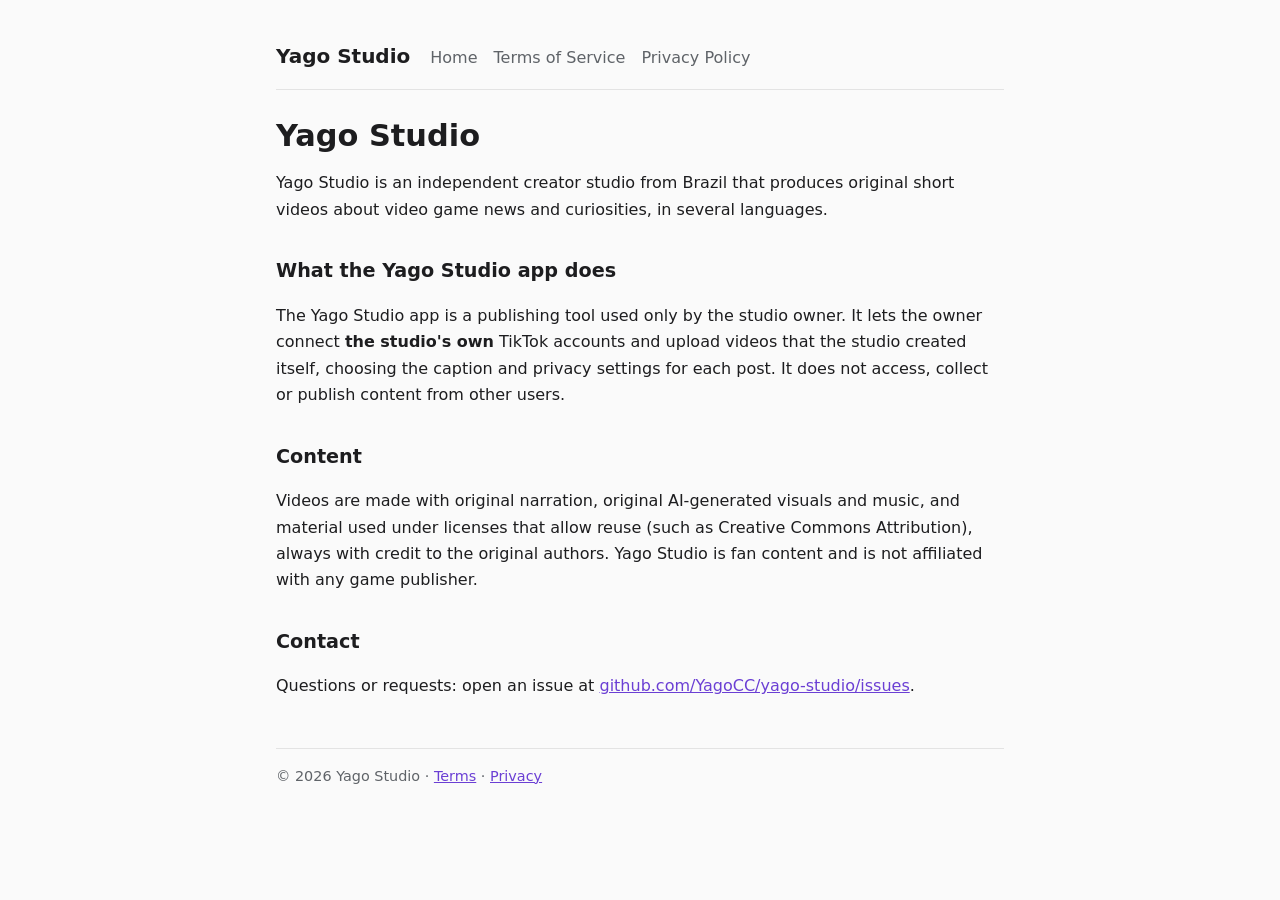
<file: index.html>
<!doctype html>
<html lang="en">
<head>
<meta charset="utf-8">
<meta name="viewport" content="width=device-width, initial-scale=1">
<title>Yago Studio</title>
<meta name="description" content="Yago Studio publishes its own original short videos to its own social media accounts.">
<link rel="stylesheet" href="estilo.css">
</head>
<body>
<main>
<header><strong>Yago Studio</strong><nav><a href="./">Home</a><a href="terms.html">Terms of Service</a><a href="privacy.html">Privacy Policy</a></nav></header>

<h1>Yago Studio</h1>
<p>Yago Studio is an independent creator studio from Brazil that produces original short videos about video game news and curiosities, in several languages.</p>

<h2>What the Yago Studio app does</h2>
<p>The Yago Studio app is a publishing tool used only by the studio owner. It lets the owner connect <strong>the studio's own</strong> TikTok accounts and upload videos that the studio created itself, choosing the caption and privacy settings for each post. It does not access, collect or publish content from other users.</p>

<h2>Content</h2>
<p>Videos are made with original narration, original AI-generated visuals and music, and material used under licenses that allow reuse (such as Creative Commons Attribution), always with credit to the original authors. Yago Studio is fan content and is not affiliated with any game publisher.</p>

<h2>Contact</h2>
<p>Questions or requests: open an issue at <a href="https://github.com/YagoCC/yago-studio/issues">github.com/YagoCC/yago-studio/issues</a>.</p>

<footer>© 2026 Yago Studio · <a href="terms.html">Terms</a> · <a href="privacy.html">Privacy</a></footer>
</main>
</body>
</html>
</file>
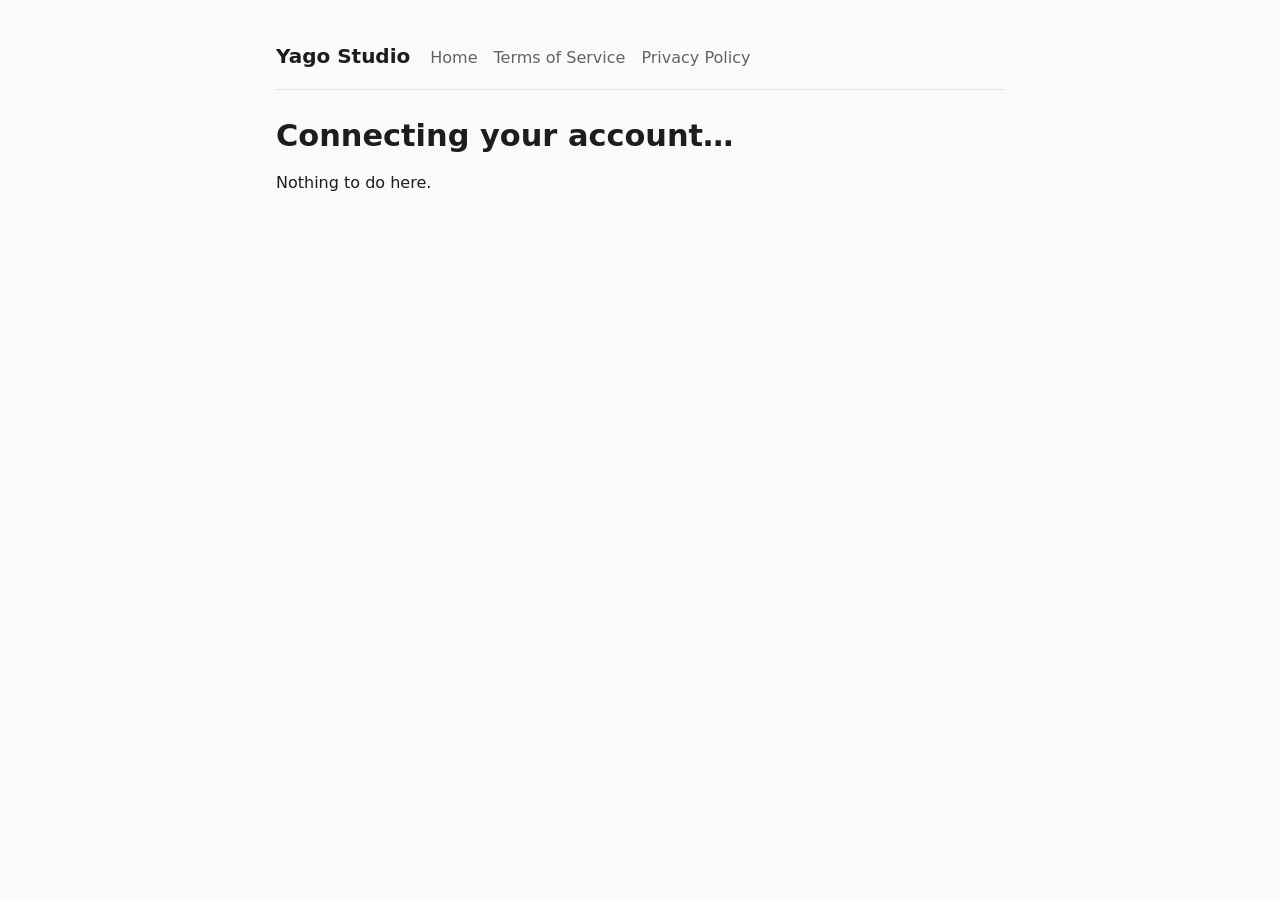
<file: callback.html>
<!doctype html>
<html lang="en">
<head>
<meta charset="utf-8">
<meta name="viewport" content="width=device-width, initial-scale=1">
<meta name="robots" content="noindex">
<title>Connecting — Yago Studio</title>
<link rel="stylesheet" href="estilo.css">
</head>
<body>
<main>
<header><strong>Yago Studio</strong><nav><a href="./">Home</a><a href="terms.html">Terms of Service</a><a href="privacy.html">Privacy Policy</a></nav></header>
<h1>Connecting your account…</h1>
<p id="msg">Returning to the Yago Studio app on this computer.</p>
</main>
<script>
// TikTok only accepts https redirect URIs. This page hands the authorization result
// (code/state or error) to the Yago Studio panel running locally on the owner's computer.
(function () {
  var q = new URLSearchParams(location.search);
  if (!q.has("code") && !q.has("error")) {
    document.getElementById("msg").textContent = "Nothing to do here.";
    return;
  }
  location.replace("http://127.0.0.1:8765/callback" + location.search);
})();
</script>
</body>
</html>
</file>
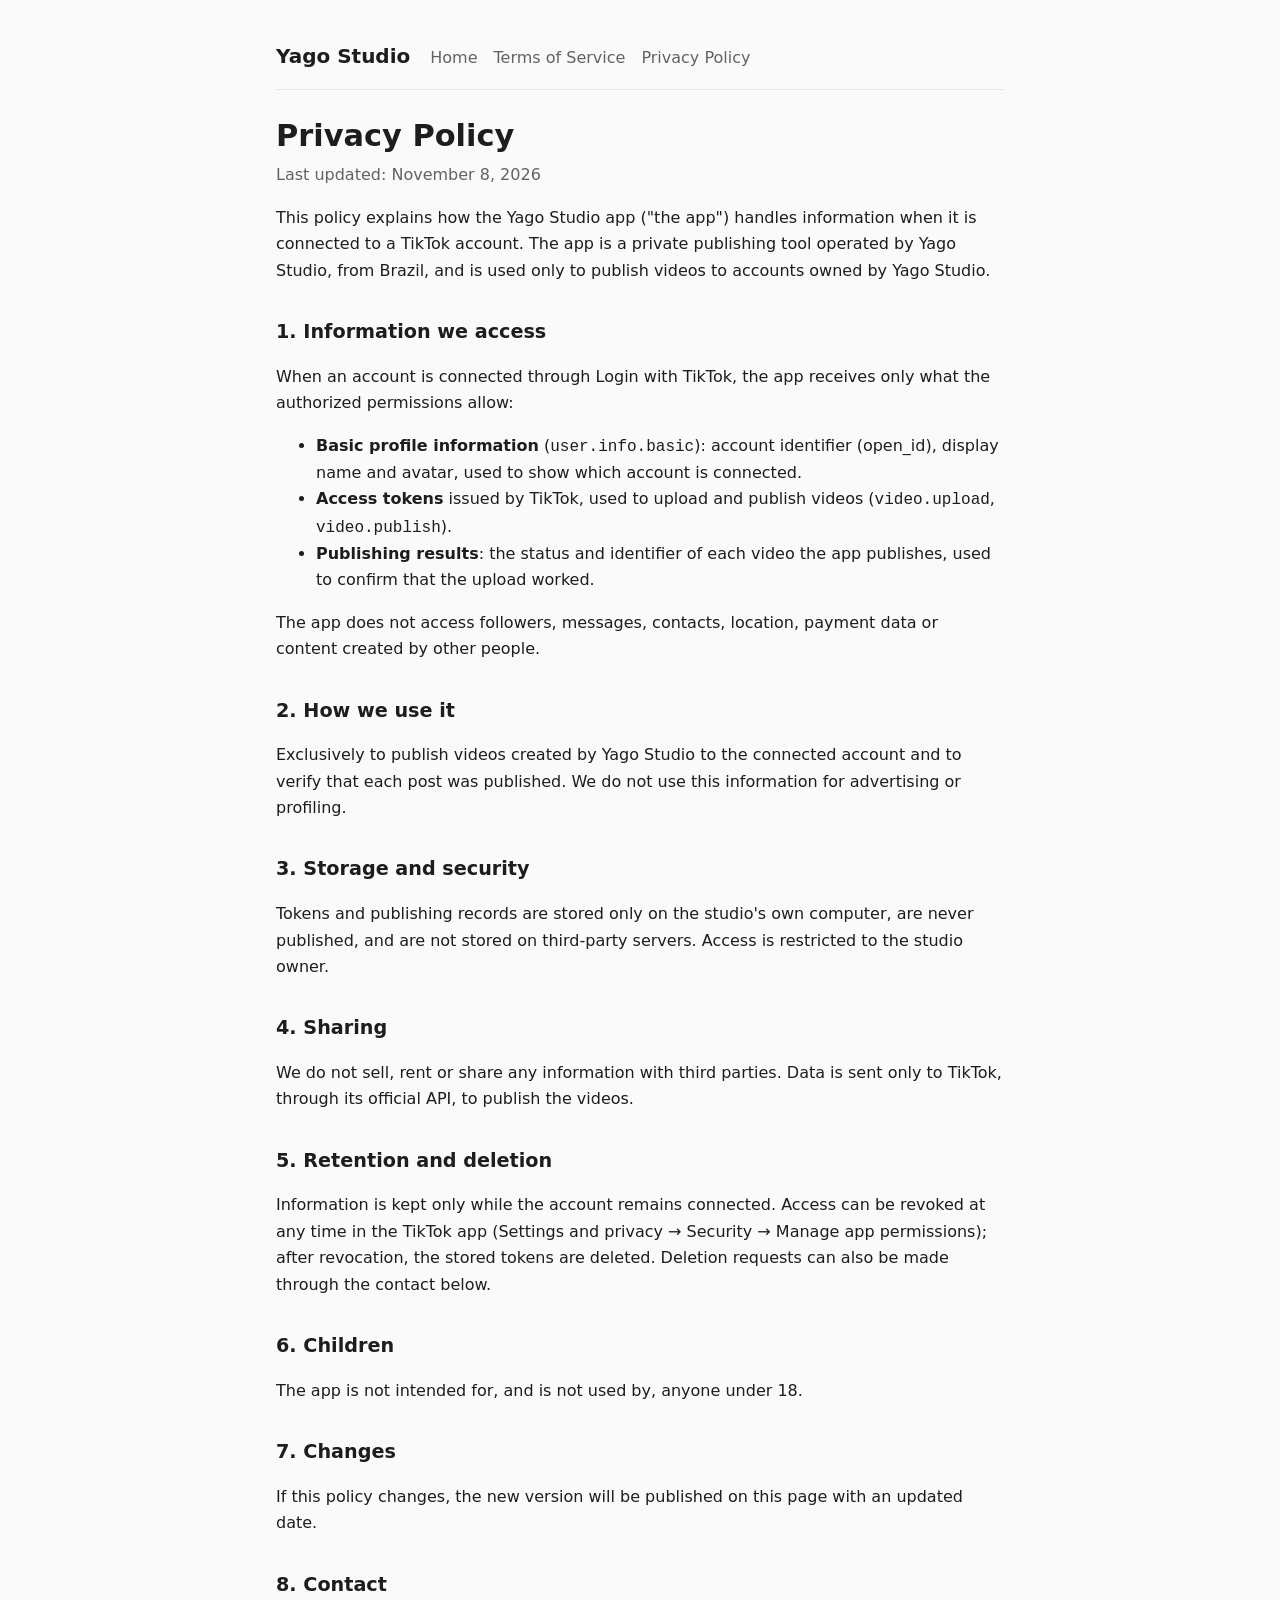
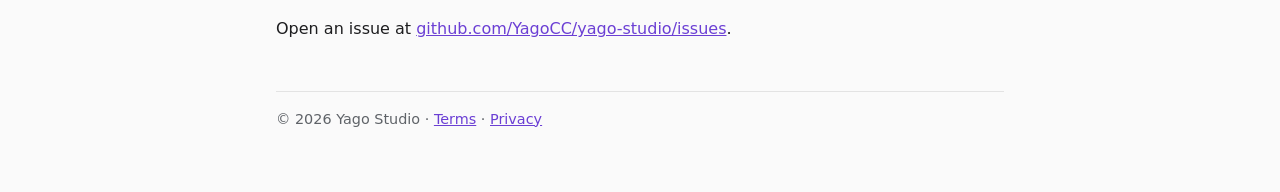
<file: privacy.html>
<!doctype html>
<html lang="en">
<head>
<meta charset="utf-8">
<meta name="viewport" content="width=device-width, initial-scale=1">
<title>Privacy Policy — Yago Studio</title>
<link rel="stylesheet" href="estilo.css">
</head>
<body>
<main>
<header><strong>Yago Studio</strong><nav><a href="./">Home</a><a href="terms.html">Terms of Service</a><a href="privacy.html">Privacy Policy</a></nav></header>

<h1>Privacy Policy</h1>
<p class="data">Last updated: November 8, 2026</p>

<p>This policy explains how the Yago Studio app ("the app") handles information when it is connected to a TikTok account. The app is a private publishing tool operated by Yago Studio, from Brazil, and is used only to publish videos to accounts owned by Yago Studio.</p>

<h2>1. Information we access</h2>
<p>When an account is connected through Login with TikTok, the app receives only what the authorized permissions allow:</p>
<ul>
<li><strong>Basic profile information</strong> (<code>user.info.basic</code>): account identifier (open_id), display name and avatar, used to show which account is connected.</li>
<li><strong>Access tokens</strong> issued by TikTok, used to upload and publish videos (<code>video.upload</code>, <code>video.publish</code>).</li>
<li><strong>Publishing results</strong>: the status and identifier of each video the app publishes, used to confirm that the upload worked.</li>
</ul>
<p>The app does not access followers, messages, contacts, location, payment data or content created by other people.</p>

<h2>2. How we use it</h2>
<p>Exclusively to publish videos created by Yago Studio to the connected account and to verify that each post was published. We do not use this information for advertising or profiling.</p>

<h2>3. Storage and security</h2>
<p>Tokens and publishing records are stored only on the studio's own computer, are never published, and are not stored on third-party servers. Access is restricted to the studio owner.</p>

<h2>4. Sharing</h2>
<p>We do not sell, rent or share any information with third parties. Data is sent only to TikTok, through its official API, to publish the videos.</p>

<h2>5. Retention and deletion</h2>
<p>Information is kept only while the account remains connected. Access can be revoked at any time in the TikTok app (Settings and privacy → Security → Manage app permissions); after revocation, the stored tokens are deleted. Deletion requests can also be made through the contact below.</p>

<h2>6. Children</h2>
<p>The app is not intended for, and is not used by, anyone under 18.</p>

<h2>7. Changes</h2>
<p>If this policy changes, the new version will be published on this page with an updated date.</p>

<h2>8. Contact</h2>
<p>Open an issue at <a href="https://github.com/YagoCC/yago-studio/issues">github.com/YagoCC/yago-studio/issues</a>.</p>

<footer>© 2026 Yago Studio · <a href="terms.html">Terms</a> · <a href="privacy.html">Privacy</a></footer>
</main>
</body>
</html>
</file>
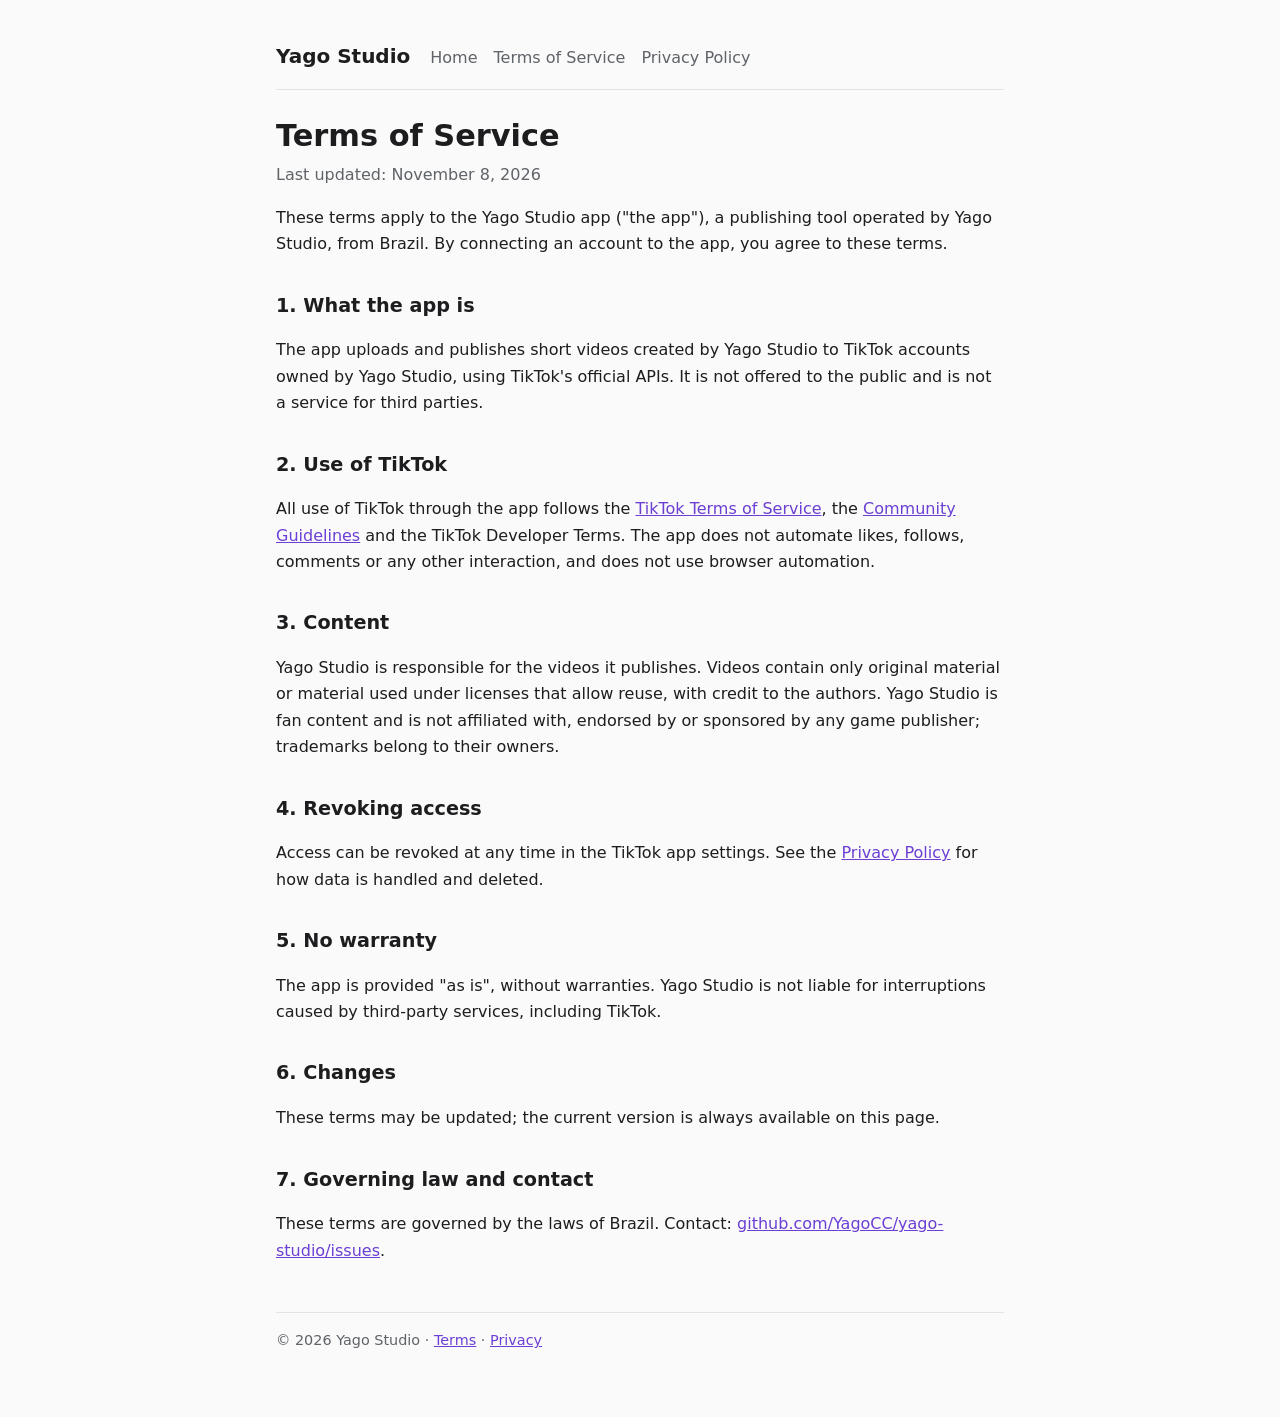
<file: terms.html>
<!doctype html>
<html lang="en">
<head>
<meta charset="utf-8">
<meta name="viewport" content="width=device-width, initial-scale=1">
<title>Terms of Service — Yago Studio</title>
<link rel="stylesheet" href="estilo.css">
</head>
<body>
<main>
<header><strong>Yago Studio</strong><nav><a href="./">Home</a><a href="terms.html">Terms of Service</a><a href="privacy.html">Privacy Policy</a></nav></header>

<h1>Terms of Service</h1>
<p class="data">Last updated: November 8, 2026</p>

<p>These terms apply to the Yago Studio app ("the app"), a publishing tool operated by Yago Studio, from Brazil. By connecting an account to the app, you agree to these terms.</p>

<h2>1. What the app is</h2>
<p>The app uploads and publishes short videos created by Yago Studio to TikTok accounts owned by Yago Studio, using TikTok's official APIs. It is not offered to the public and is not a service for third parties.</p>

<h2>2. Use of TikTok</h2>
<p>All use of TikTok through the app follows the <a href="https://www.tiktok.com/legal/terms-of-service">TikTok Terms of Service</a>, the <a href="https://www.tiktok.com/community-guidelines">Community Guidelines</a> and the TikTok Developer Terms. The app does not automate likes, follows, comments or any other interaction, and does not use browser automation.</p>

<h2>3. Content</h2>
<p>Yago Studio is responsible for the videos it publishes. Videos contain only original material or material used under licenses that allow reuse, with credit to the authors. Yago Studio is fan content and is not affiliated with, endorsed by or sponsored by any game publisher; trademarks belong to their owners.</p>

<h2>4. Revoking access</h2>
<p>Access can be revoked at any time in the TikTok app settings. See the <a href="privacy.html">Privacy Policy</a> for how data is handled and deleted.</p>

<h2>5. No warranty</h2>
<p>The app is provided "as is", without warranties. Yago Studio is not liable for interruptions caused by third-party services, including TikTok.</p>

<h2>6. Changes</h2>
<p>These terms may be updated; the current version is always available on this page.</p>

<h2>7. Governing law and contact</h2>
<p>These terms are governed by the laws of Brazil. Contact: <a href="https://github.com/YagoCC/yago-studio/issues">github.com/YagoCC/yago-studio/issues</a>.</p>

<footer>© 2026 Yago Studio · <a href="terms.html">Terms</a> · <a href="privacy.html">Privacy</a></footer>
</main>
</body>
</html>
</file>
<file: estilo.css>
:root { --fundo: #fafafa; --texto: #1d1d1f; --suave: #5f6368; --borda: #e3e3e3; --destaque: #6b3fd4; }
@media (prefers-color-scheme: dark) { :root { --fundo: #141416; --texto: #ececec; --suave: #a0a0a8; --borda: #2c2c30; --destaque: #a98bff; } }
* { box-sizing: border-box; }
body { margin: 0; background: var(--fundo); color: var(--texto); font: 16px/1.65 system-ui, -apple-system, "Segoe UI", Roboto, sans-serif; }
main { max-width: 760px; margin: 0 auto; padding: 40px 16px 64px; }
header { display: flex; flex-wrap: wrap; gap: 8px 20px; align-items: baseline; border-bottom: 1px solid var(--borda); padding-bottom: 16px; margin-bottom: 28px; }
header strong { font-size: 1.25rem; }
nav a { color: var(--suave); text-decoration: none; margin-right: 16px; }
nav a:hover, a { color: var(--destaque); }
h1 { font-size: 1.9rem; line-height: 1.2; margin: 0 0 8px; }
h2 { font-size: 1.2rem; margin: 32px 0 8px; }
.data { color: var(--suave); margin-top: 0; }
footer { margin-top: 48px; padding-top: 16px; border-top: 1px solid var(--borda); color: var(--suave); font-size: .9rem; }
</file>
